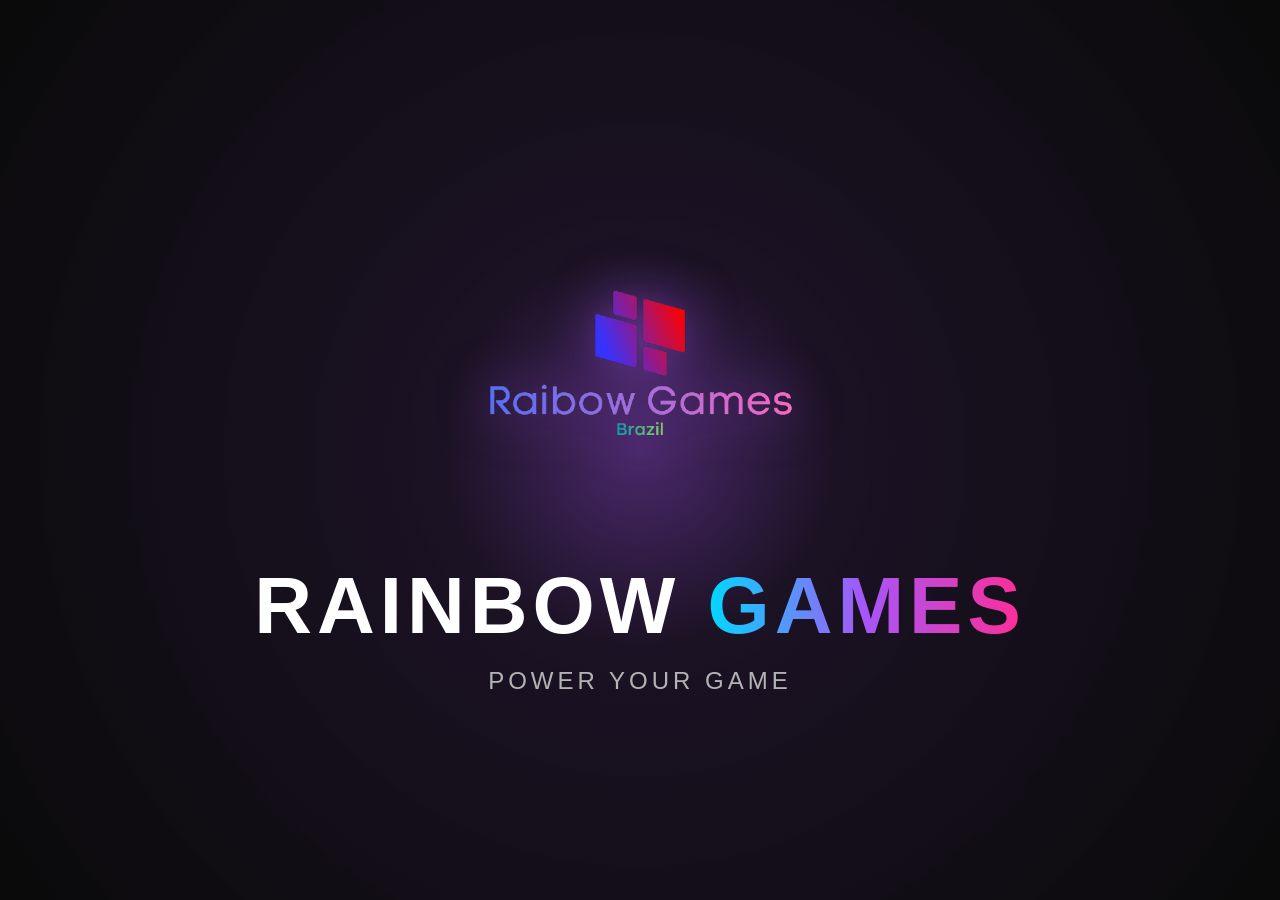
<file: index.html>
<!DOCTYPE html>
<html lang="en">
<head>
    <meta charset="UTF-8">
    <meta name="viewport" content="width=device-width, initial-scale=1.0">
    <link rel="stylesheet" href="./src/css/estilo.css">
    <title>Rainbow Games | Início</title>

    <link rel="icon" type="image/png" href="./src/assets/Icone.png">
</head>
<body>
    
    <section id="inicio">
    <div class="hero-content">
        <img src="./src/assets/LogoCompleta.png" alt="Rainbow Games" id="hero-logo">
        <h1>RAINBOW <span>GAMES</span></h1>
        <p>Power Your Game</p>
        <div class="hero-luz"></div>
    </div>
    </section>
    <div id="content" class="hidden">

    <header>
        <img src="./src/assets/RainbowGamesBrazilLogo.png" alt="Logo Rainbow Games" id="logo">

        <!-- MENU HAMBURGUER -->
        <div class="menu-hamburguer" id="menu-icone">
            <span></span>
            <span></span>
            <span></span>
        </div>

        <nav id="menu">
            <ul>
                <li><a href="./index.html">Home</a></li>
                <li><a href="./pages/sobre.html">Sobre</a></li>
                <li><a href="./pages/portifolio.html">Portifólio</a></li>
                <li><a href="./pages/contato.html">Contato</a></li>
            </ul>
        </nav>
    </header>

    <h2 id="texto"> Produtos em <span>Destaque</span></h2>
    
    <main>
    <div id="container">
     
                <section class="card">

                    <div class="produto-card">
                        <img src="./src/assets/produtoForzaHorizon6.jpg" alt="Forza Horizon 6">
                        <article class="card-content">
                            <h3>Forza Horizon 6</h3>  
                            <p class="preco-antigo">De:<span>R$ 499,90</span></p>
                            <p class="preco"><span>Por:</span>R$ 379,90</p>
                            <button class="btn-comprar">Comprar</button>
                        </article>
                    </div>

                    <div class="produto-card">
                        <img src="./src/assets/produtoHeadSet.jpg" alt="Headset Gamer">
                        <article class="card-content">
                            <h3>Headset Surround Rainbow X</h3>
                            <p class="preco-antigo">De:<span>R$ 699,90</span></p>
                            <p class="preco"><span>Por:</span>R$ 549,90</p>
                            <button class="btn-comprar">
                                Comprar
                            </button>
                        </article>
                    </div>

                    <div class="produto-card">
                        <img src="./src/assets/produtoMouseGamerRgb.jpg" alt="Mouse Gamer">
                        <article class="card-content">
                            <h3>Mouse Gamer Ultra Speed RGB</h3>
                            <p class="preco-antigo">De:<span>R$ 299,90</span></p>
                            <p class="preco"><span>Por:</span>R$ 219,90</p>
                            <button class="btn-comprar">Comprar</button>
                        </article>
                    </div>

                    <div class="produto-card">
                        <img src="./src/assets/produtoRaibowSixJogo.jpg" alt="Raibow Six">

                        <article class="card-content">
                            <h3>Tom Clancy's Rainbow Six</h3>  
                            <p class="preco-antigo">De:<span>R$ 184,90</span></p>
                            <p class="preco"><span>Por:</span>R$ 119,90</p>
                            <button class="btn-comprar">Comprar</button>
                        </article>
                    </div>

                </section>

                <section class="servicos-section">

                <h2 class="titulo-secao">Serviços Recomendados</h2>

                <p class="subtitulo-secao">
                    Serviços especializados para melhorar
                    performance e experiência gamer.
                </p>

                <div class="servicos-grid">
                    <div class="servico-card">
                        <h3>Montagem de Setup</h3>
                        <p>
                            Montamos setups completos personalizados
                            para qualquer estilo gamer.
                        </p>
                        <span class="servico-preco">
                            A partir de R$ 250
                        </span>
                    </div>

                    <div class="servico-card">
                        <h3>Upgrade de Hardware</h3>
                        <p>
                            Upgrade profissional para aumentar
                            desempenho e FPS. 
                        </p>
                        <br>
                        <span class="servico-preco">
                            A partir de R$ 180
                        </span>
                    </div>

                    <div class="servico-card">
                        <h3>Consultoria Gamer</h3>
                        <p>
                            Auxílio para escolha dos melhores
                            periféricos e componentes.
                        </p>
                        <span class="servico-preco">
                            Consultar Atendente
                        </span>
                    </div>

                </div>

            </section>
        
        </main>

        <footer>

        <div class="footer-container">

            <div class="footer-brand">

                <img 
                src="./src/assets/LogoCompleta.png" 
                alt="Rainbow Games Logo"
                id="footer-logo">

                <h3>Rainbow Games</h3>

                <p>
                    Power Your Game.
                </p>

            </div>

            <div class="footer-links">
                <h4>Navegação</h4>
                <ul>
                    <li><a href="./index.html">Home</a></li>
                    <li><a href="./pages/sobre.html">Sobre</a></li>
                    <li><a href="./pages/portifolio.html">Portfólio</a></li>
                    <li><a href="./pages/contato.html">Contato</a></li>
                </ul>
            </div>

            <div class="footer-contato">
                <h4>Contato</h4>
                <p>
                    <i class="fa-solid fa-envelope"></i>
                    contato@rainbowgames.com
                </p>
                <p>
                    <i class="fa-solid fa-phone"></i>
                    +55 (11) 99999-9999
                </p>
                <p>
                    <i class="fa-solid fa-location-dot"></i>
                    São Paulo - Brasil
                </p>
            </div>

            <div  class="footer-contato">
                <h4>Redes Sociais</h4>
                <p>Instagram: @rgbstore</p>
                <p>Twitter: @rgbNet</p>
                <p>Discord: Power Your Game Comunity</p>
                <p>Youtube: Rainbow Games Brazil</p>
            </div>
        </div>

        <div class="footer-bottom">
            <p>
                © 2026 Rainbow Games — Todos os direitos reservados.
            </p>
        </div>

    </footer>

    
    <script src="./src/js/script.js"></script>
</body>
</html>
</file>
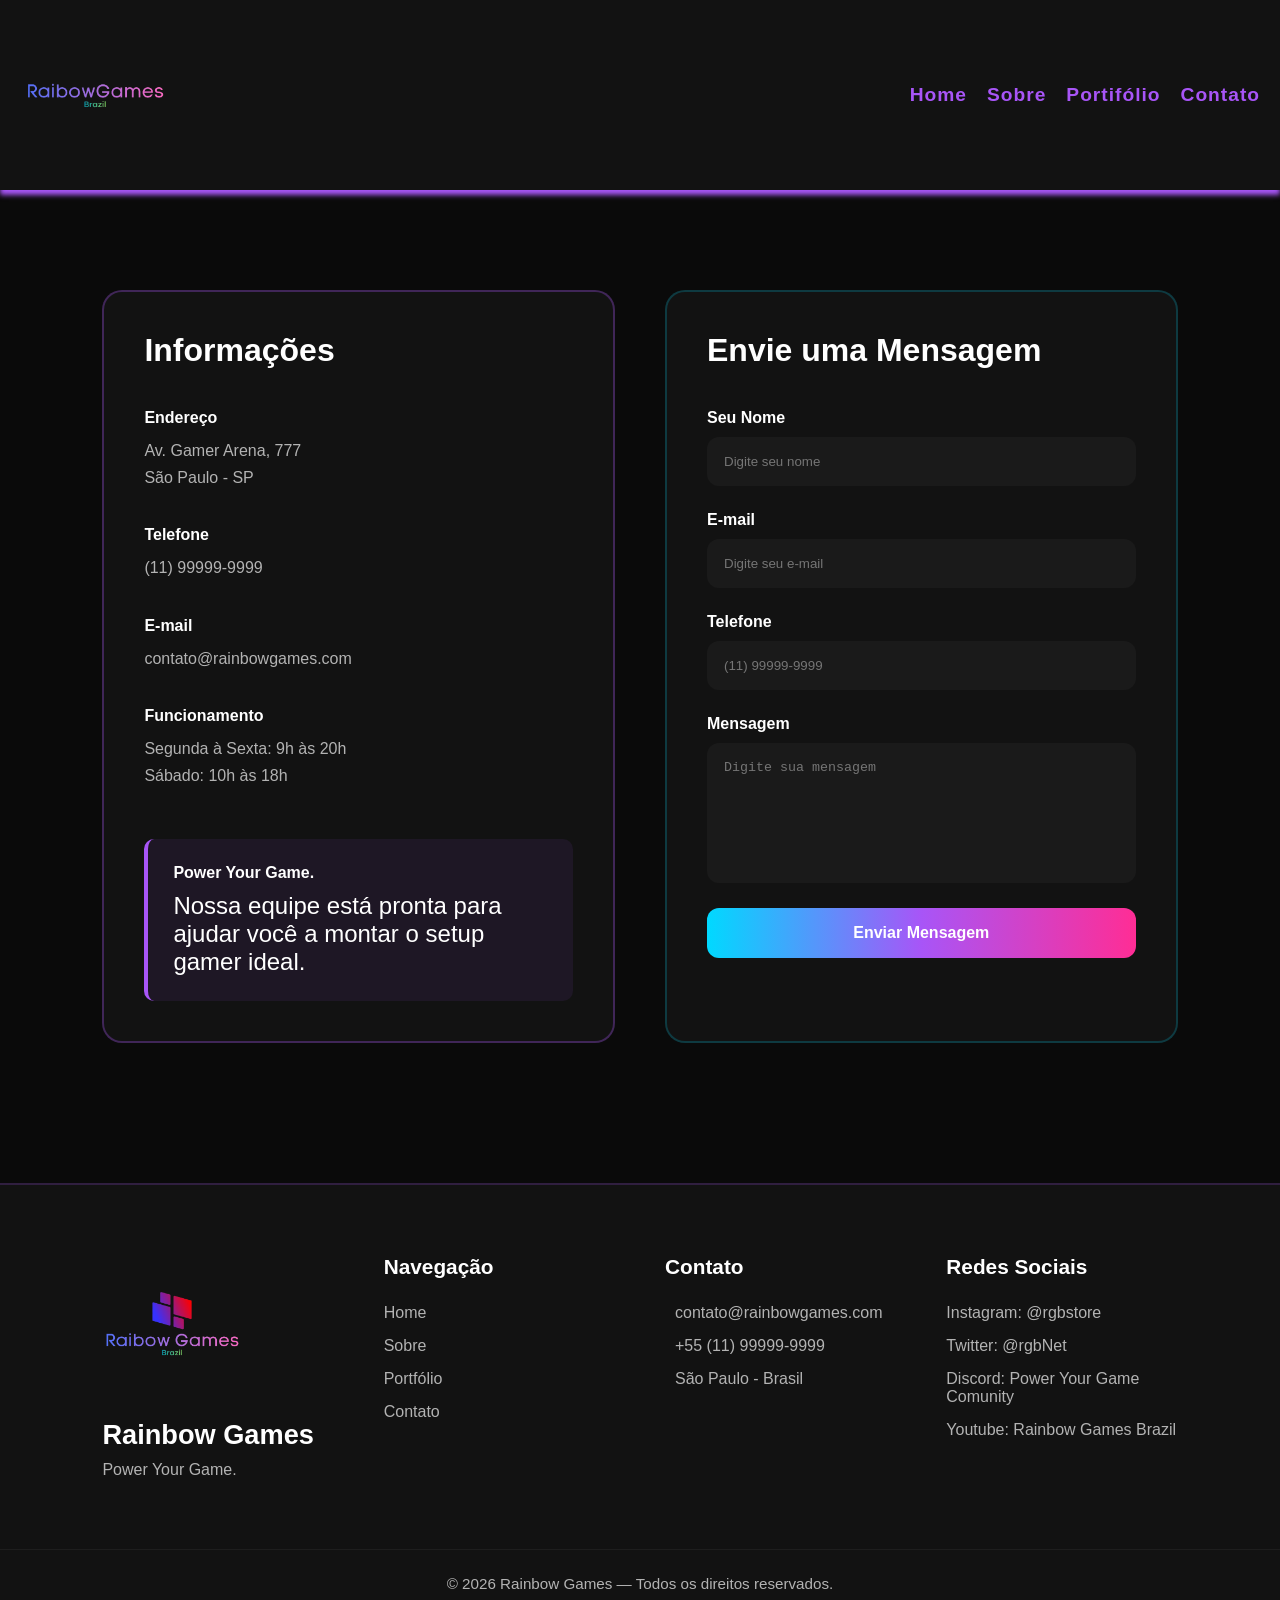
<file: pages/contato.html>
<!DOCTYPE html>
<html lang="en">
<head>
    <meta charset="UTF-8">
    <meta name="viewport" content="width=device-width, initial-scale=1.0">
    <link rel="stylesheet" href="../src/css/estilo.css">
    <title>Rainbow Games | Contato</title>

    <link rel="icon" type="image/png" href="../src/assets/Icone.png">
</head>
<body>

    <header>
        <img src="../src/assets/RainbowGamesBrazilLogo.png" alt="Logo Rainbow Games" id="logo">

        <!-- MENU HAMBURGUER -->
        <div class="menu-hamburguer" id="menu-icone">
            <span></span>
            <span></span>
            <span></span>
        </div>

        <nav id="menu">
            <ul>
                <li><a href="../index.html">Home</a></li>
                <li><a href="./sobre.html">Sobre</a></li>
                <li><a href="./portifolio.html">Portifólio</a></li>
                <li><a href="./contato.html">Contato</a></li>
            </ul>
        </nav>
    </header>

    <main>

        <div id="container">

            <div class="contato-grid">


                <div class="contato-info">

                    <h3>Informações</h3>

                    <div class="info-item">

                        <div>
                            <h4>Endereço</h4>
                            <p>
                                Av. Gamer Arena, 777<br>
                                São Paulo - SP
                            </p>
                        </div>

                    </div>

                    <div class="info-item">

                        <div>
                            <h4>Telefone</h4>
                            <p>
                                (11) 99999-9999
                            </p>
                        </div>

                    </div>

                    <div class="info-item">

                        <div>
                            <h4>E-mail</h4>
                            <p>
                                contato@rainbowgames.com
                            </p>
                        </div>

                    </div>

                    <div class="info-item">

                        <div>
                            <h4>Funcionamento</h4>
                            <p>
                                Segunda à Sexta: 9h às 20h<br>
                                Sábado: 10h às 18h
                            </p>
                        </div>

                    </div>

                    <div class="contato-extra">

                        <h4>Power Your Game.</h4>

                        <p>
                            Nossa equipe está pronta para ajudar você
                            a montar o setup gamer ideal.
                        </p>

                    </div>

                </div>


                <div class="contato-form-container">

                    <h3>Envie uma Mensagem</h3>

                    <form id="form-contato" onsubmit="enviarFormulario(event)">

                        <div class="form-group">

                            <label for="nome">Seu Nome</label>

                            <input 
                            type="text"
                            id="nome"
                            placeholder="Digite seu nome"
                            required>

                        </div>

                        <div class="form-group">

                            <label for="email">E-mail</label>

                            <input 
                            type="email"
                            id="email"
                            placeholder="Digite seu e-mail"
                            required>

                        </div>

                        <div class="form-group">

                            <label for="telefone">Telefone</label>

                            <input 
                            type="tel"
                            id="telefone"
                            placeholder="(11) 99999-9999">

                        </div>

                        <div class="form-group">

                            <label for="mensagem">Mensagem</label>

                            <textarea 
                            id="mensagem"
                            placeholder="Digite sua mensagem"
                            required></textarea>

                        </div>

                        <button type="submit" class="btn-enviar">
                            Enviar Mensagem
                        </button>

                    </form>

                    <div class="mensagem-sucesso" id="mensagem-sucesso">
                        ✓ Mensagem enviada com sucesso!
                    </div>

                </div>

            </div>

        </div>

    </main>
    
    <footer>

        <div class="footer-container">

            <div class="footer-brand">

                <img 
                src="../src/assets/LogoCompleta.png"  
                alt="Rainbow Games Logo"
                id="footer-logo">

                <h3>Rainbow Games</h3>

                <p>
                    Power Your Game.
                </p>

            </div>

            <!-- LINKS -->

            <div class="footer-links">

                <h4>Navegação</h4>

                <ul>
                    <li><a href="../index.html">Home</a></li>
                    <li><a href="./sobre.html">Sobre</a></li>
                    <li><a href="./portifolio.html">Portfólio</a></li>
                    <li><a href="./contato.html">Contato</a></li>
                </ul>

            </div>

            <div class="footer-contato">

                <h4>Contato</h4>

                <p>
                    <i class="fa-solid fa-envelope"></i>
                    contato@rainbowgames.com
                </p>

                <p>
                    <i class="fa-solid fa-phone"></i>
                    +55 (11) 99999-9999
                </p>

                <p>
                    <i class="fa-solid fa-location-dot"></i>
                    São Paulo - Brasil
                </p>

            </div>

            <div  class="footer-contato">

                <h4>Redes Sociais</h4>
                <p>Instagram: @rgbstore</p>
                <p>Twitter: @rgbNet</p>
                <p>Discord: Power Your Game Comunity</p>
                <p>Youtube: Rainbow Games Brazil</p>

            </div>

        </div>

        <div class="footer-bottom">

            <p>
                © 2026 Rainbow Games — Todos os direitos reservados.
            </p>

        </div>

    </footer>

    <script src="../src/js/script.js"></script>
</body>
</html>
</file>
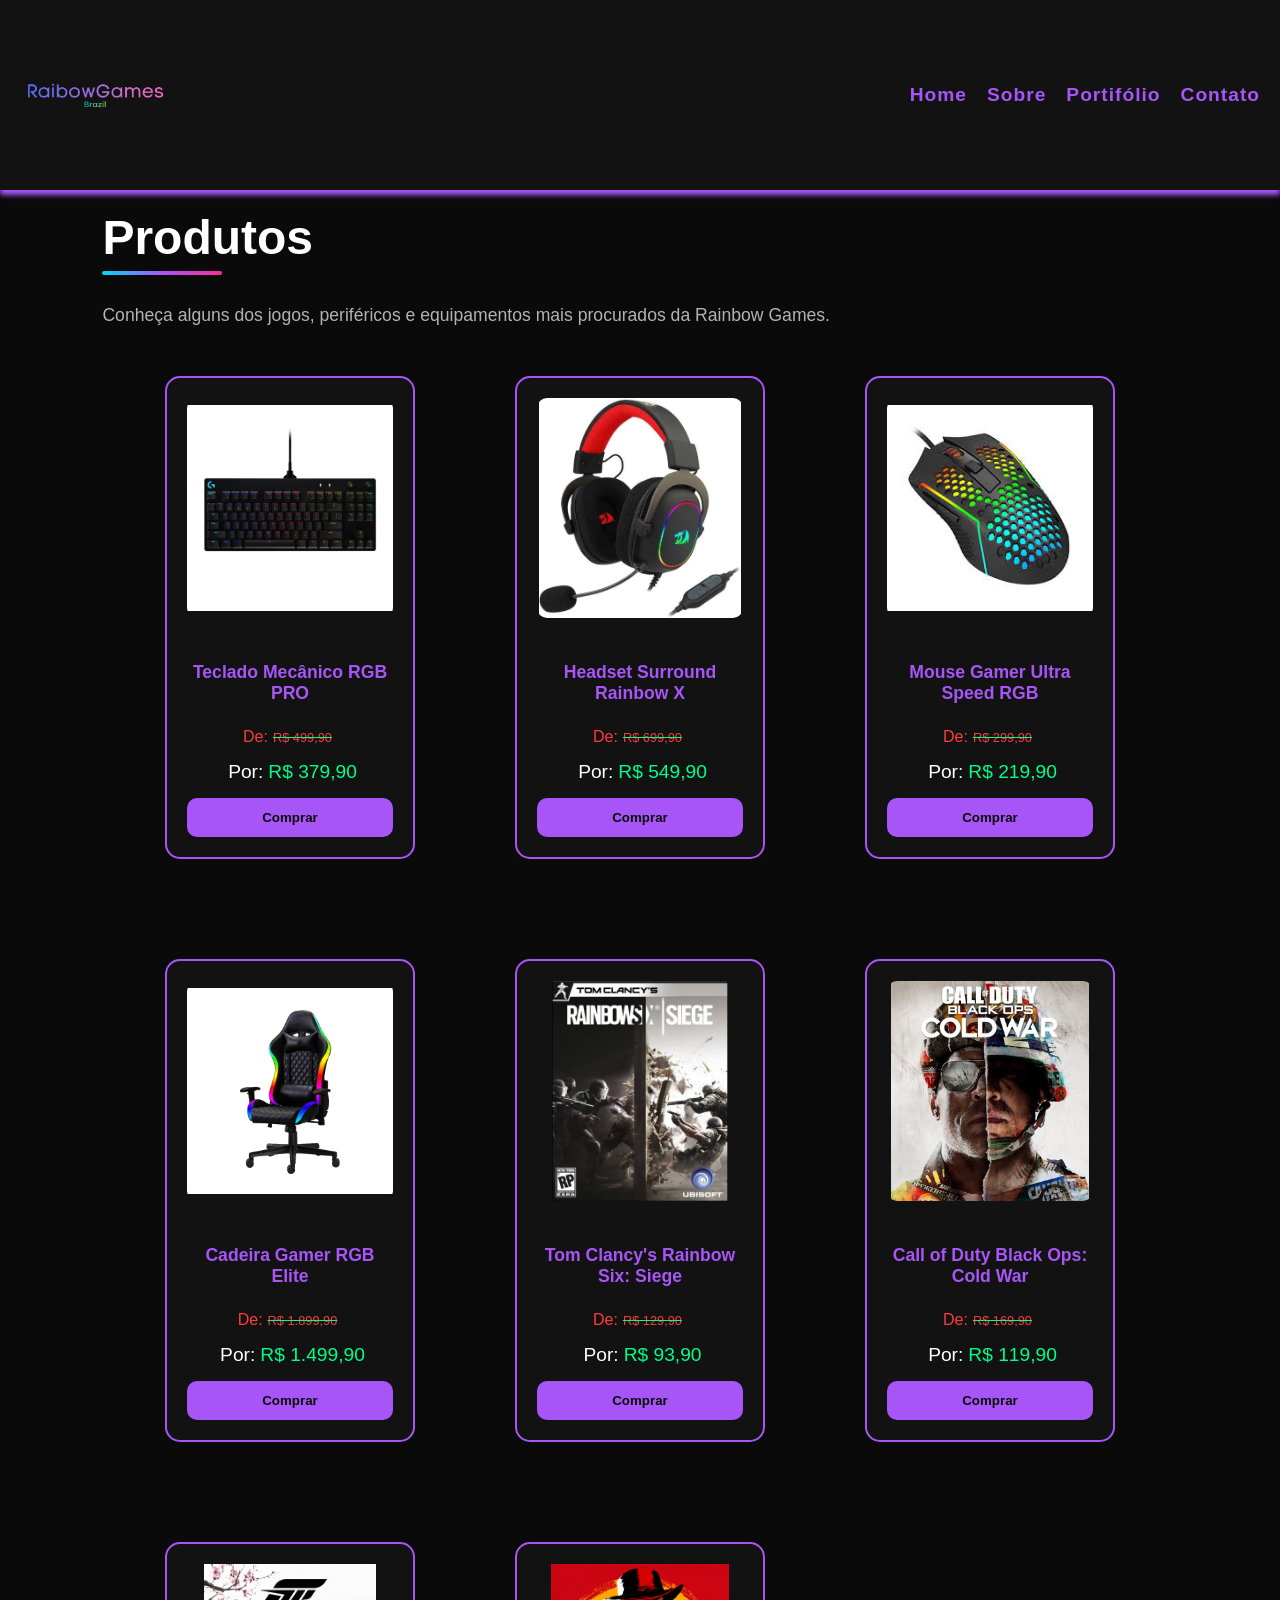
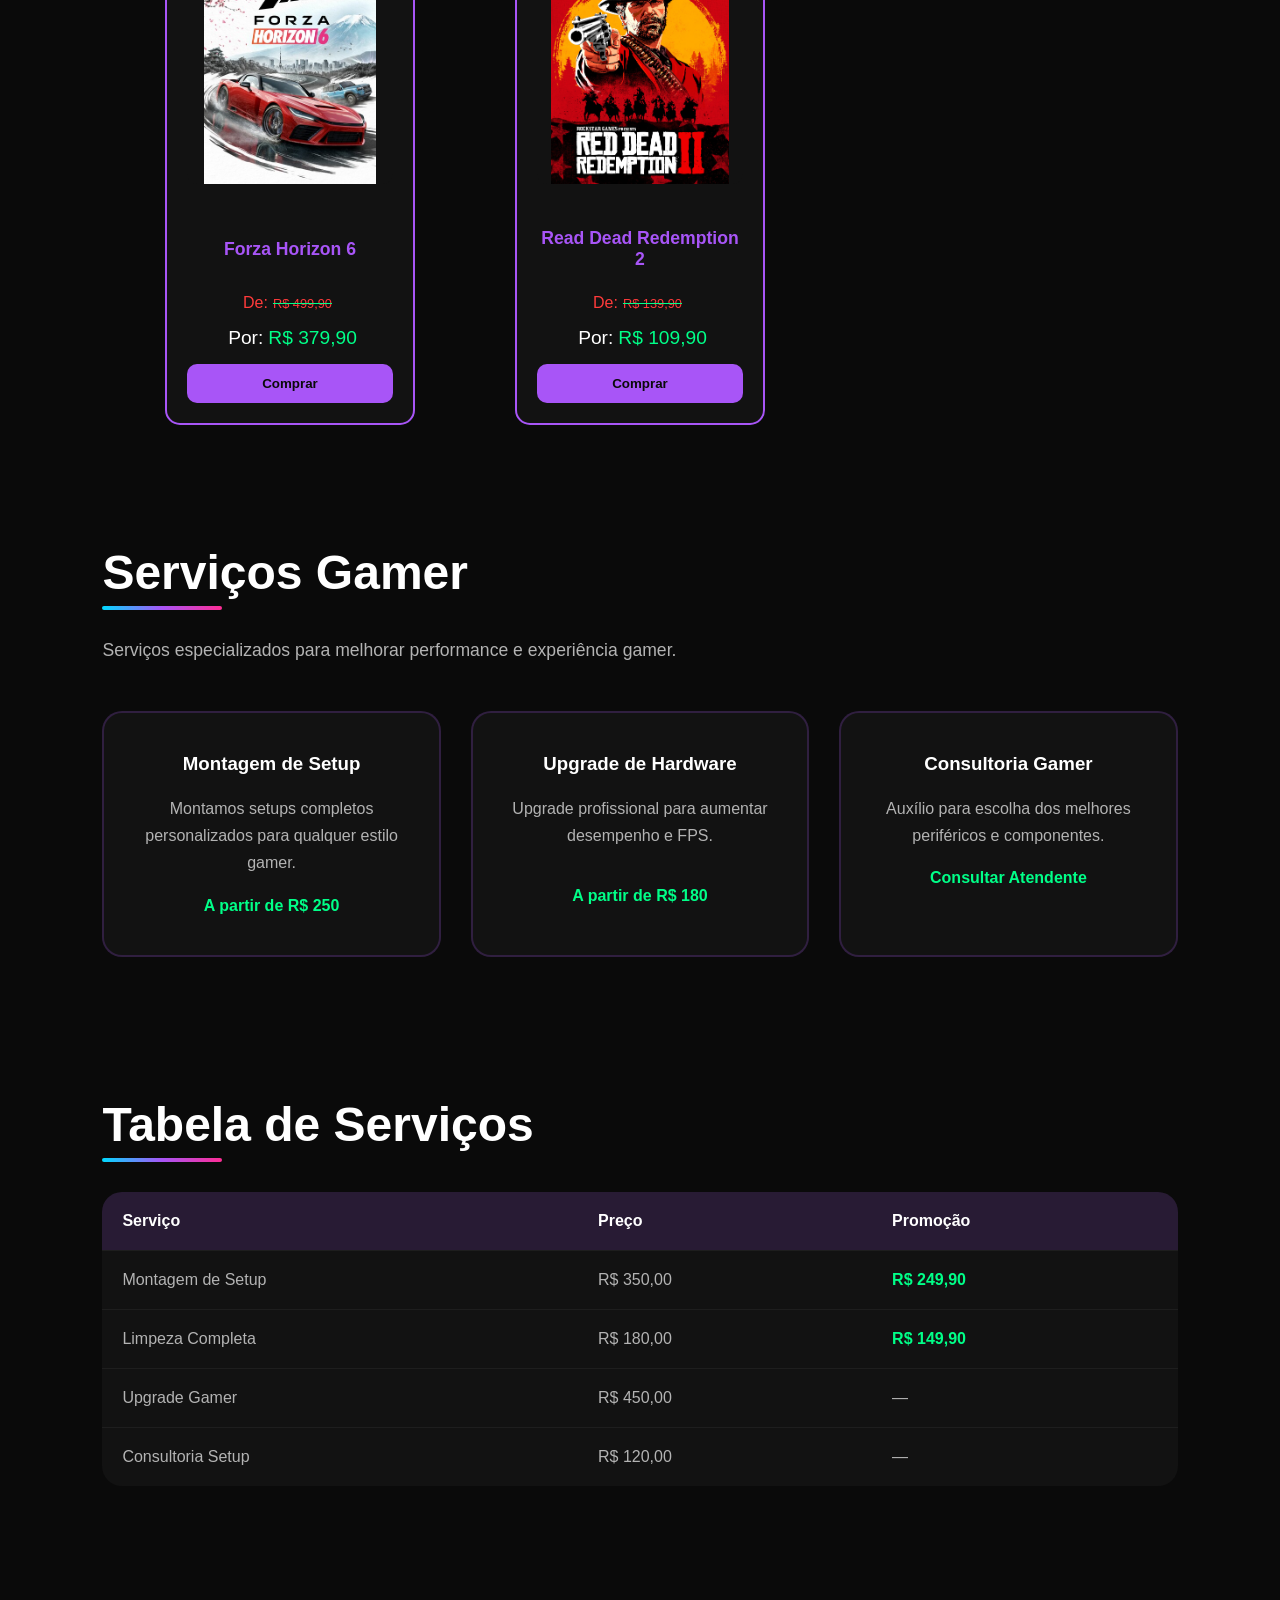
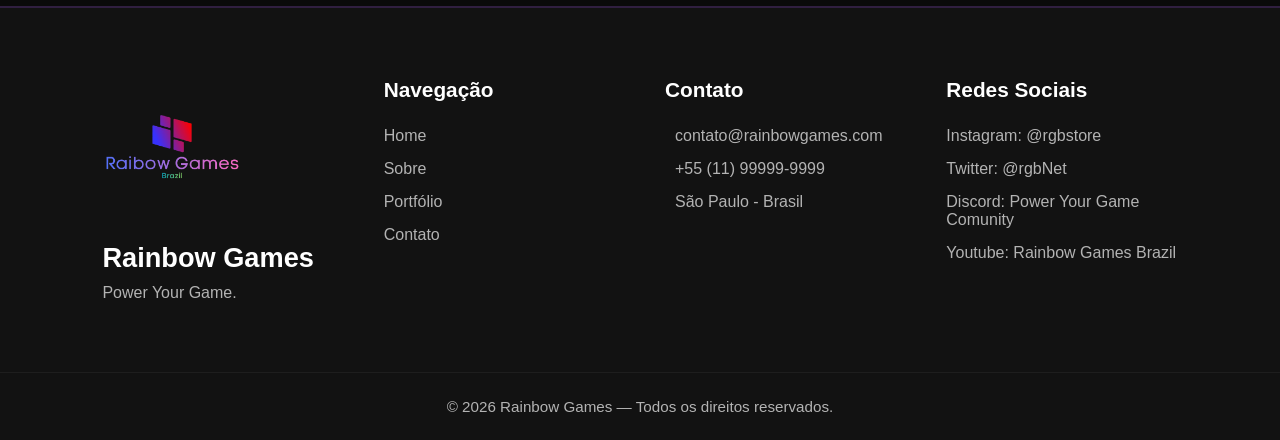
<file: pages/portifolio.html>
<!DOCTYPE html>
<html lang="en">
<head>
    <meta charset="UTF-8">
    <meta name="viewport" content="width=device-width, initial-scale=1.0">
    <link rel="stylesheet" href="../src/css/estilo.css">
    <title>Rainbow Games | Portifólio</title>

    <link rel="icon" type="image/png" href="../src/assets/Icone.png">
</head>
<body>

    <header>
        <img src="../src/assets/RainbowGamesBrazilLogo.png" alt="Logo Rainbow Games" id="logo">

        <!-- MENU HAMBURGUER -->
        <div class="menu-hamburguer" id="menu-icone">
            <span></span>
            <span></span>
            <span></span>
        </div>

        <nav id="menu">
            <ul>
                <li><a href="../index.html">Home</a></li>
                <li><a href="./sobre.html">Sobre</a></li>
                <li><a href="./portifolio.html">Portifólio</a></li>
                <li><a href="./contato.html">Contato</a></li>
            </ul>
        </nav>
    </header>

    <main>

        <div id="container">

            <section>

                <h2 class="titulo-secao">Produtos</h2>

                <p class="subtitulo-secao">
                    Conheça alguns dos jogos, periféricos e equipamentos
                    mais procurados da Rainbow Games.
                </p>

                <section class="card">

                    <div class="produto-card">

                        <img src="../src/assets/produtoTecladoRGBPro.jpg" alt="Teclado Gamer">

                        <article class="card-content">
                            <h3>Teclado Mecânico RGB PRO</h3>
                            <p class="preco-antigo">De:<span>R$ 499,90</span></p>
                            <p class="preco"><span>Por:</span>R$ 379,90</p>
                            <button class="btn-comprar">Comprar</button>
                        </article>
                    </div>

                    <div class="produto-card">
                        <img src="../src/assets/produtoHeadSet.jpg" alt="Headset Gamer">
                        <article class="card-content">
                            <h3>Headset Surround Rainbow X</h3>
                            <p class="preco-antigo">De:<span>R$ 699,90</span></p>
                            <p class="preco"><span>Por:</span>R$ 549,90</p>
                            <button class="btn-comprar">Comprar</button>
                        </article>
                    </div>

                    <div class="produto-card">
                        <img src="../src/assets/produtoMouseGamerRgb.jpg" alt="Mouse Gamer">
                        <article class="card-content">
                            <h3>Mouse Gamer Ultra Speed RGB</h3>
                            <p class="preco-antigo">De:<span>R$ 299,90</span></p>
                            <p class="preco"><span>Por:</span>R$ 219,90</p>
                            <button class="btn-comprar">Comprar</button>
                        </article>
                    </div>

                    <div class="produto-card">
                        <img src="../src/assets/produtoCadeiraGamerRGB.jpg" alt="Cadeira Gamer">
                        <article class="card-content">
                            <h3>Cadeira Gamer RGB Elite</h3>
                            <p class="preco-antigo">
                                De:<span>R$ 1.899,90</span></p>
                            <p class="preco"><span>Por:</span>R$ 1.499,90</p>
                            <button class="btn-comprar">Comprar</button>
                        </article>
                    </div>

                    <div class="produto-card">
                        <img src="../src/assets/produtoRaibowSixJogo.jpg" alt="Raibow Six">
                        <article class="card-content">
                            <h3>Tom Clancy's Rainbow Six: Siege</h3>  
                            <p class="preco-antigo">De:<span>R$ 129,90</span></p>
                            <p class="preco"><span>Por:</span>R$ 93,90</p>
                            <button class="btn-comprar">Comprar</button>
                        </article>
                    </div>

                    <div class="produto-card">
                        <img src="../src/assets/produtoCodColdWar.jpeg" alt="Call Of Duty Black Ops: Cold War">
                        <article class="card-content">
                            <h3>Call of Duty Black Ops: Cold War</h3>  
                            <p class="preco-antigo">De:<span>R$ 169,90</span></p>
                            <p class="preco"><span>Por:</span>R$ 119,90</p>
                            <button class="btn-comprar">Comprar</button>
                        </article>
                    </div>

                    <div class="produto-card">
                        <img src="../src/assets/produtoForzaHorizon6.jpg" alt="Forza Horizon 6">
                        <article class="card-content">
                            <h3>Forza Horizon 6</h3>  
                            <p class="preco-antigo">De:<span>R$ 499,90</span></p>
                            <p class="preco"><span>Por:</span>R$ 379,90</p>
                            <button class="btn-comprar">Comprar</button>
                        </article>
                    </div>

                    <div class="produto-card">
                        <img src="../src/assets/produtoRedDead2.png" alt="Red Dead Redemption">

                        <article class="card-content">
                            <h3>Read Dead Redemption 2</h3>  
                            <p class="preco-antigo">De:<span>R$ 139,90</span></p>
                            <p class="preco"><span>Por:</span>R$ 109,90</p>
                            <button class="btn-comprar">Comprar</button>
                        </article>
                    </div>


                </section>

            </section>

            <section class="servicos-section">

                <h2 class="titulo-secao">Serviços Gamer</h2>

                <p class="subtitulo-secao">
                    Serviços especializados para melhorar
                    performance e experiência gamer.
                </p>

                <div class="servicos-grid">

                    <div class="servico-card">


                        <h3>Montagem de Setup</h3>

                        <p>
                            Montamos setups completos personalizados
                            para qualquer estilo gamer.
                        </p>

                        <span class="servico-preco">
                            A partir de R$ 250
                        </span>

                    </div>

                    <div class="servico-card">

                        <h3>Upgrade de Hardware</h3>

                        <p>
                            Upgrade profissional para aumentar
                            desempenho e FPS.
                        </p>
                        <br>
                        <span class="servico-preco">
                            A partir de R$ 180
                        </span>

                    </div>

                    <div class="servico-card">

                        <h3>Consultoria Gamer</h3>

                        <p>
                            Auxílio para escolha dos melhores
                            periféricos e componentes.
                        </p>

                        <span class="servico-preco">
                            Consultar Atendente
                        </span>

                    </div>

                </div>

            </section>

            <section class="tabela-precos">

                <h2 class="titulo-secao">
                    Tabela de <span>Serviços</span>
                </h2>

                <table>

                    <thead>

                        <tr>
                            <th>Serviço</th>
                            <th>Preço</th>
                            <th>Promoção</th>
                        </tr>

                    </thead>

                    <tbody>

                        <tr>
                            <td>Montagem de Setup</td>
                            <td>R$ 350,00</td>
                            <td class="promo">R$ 249,90</td>
                        </tr>

                        <tr>
                            <td>Limpeza Completa</td>
                            <td>R$ 180,00</td>
                            <td class="promo">R$ 149,90</td>
                        </tr>

                        <tr>
                            <td>Upgrade Gamer</td>
                            <td>R$ 450,00</td>
                            <td>—</td>
                        </tr>

                        <tr>
                            <td>Consultoria Setup</td>
                            <td>R$ 120,00</td>
                            <td>—</td>
                        </tr>

                    </tbody>

                </table>

            </section>

        </div>

    </main>

    <footer>

        <div class="footer-container">

            <div class="footer-brand">

                <img 
                src="../src/assets/LogoCompleta.png" 
                alt="Rainbow Games Logo"
                id="footer-logo">

                <h3>Rainbow Games</h3>

                <p>
                    Power Your Game.
                </p>

            </div>

            <!-- LINKS -->

            <div class="footer-links">

                <h4>Navegação</h4>

                <ul>
                    <li><a href="../index.html">Home</a></li>
                    <li><a href="./sobre.html">Sobre</a></li>
                    <li><a href="./portifolio.html">Portfólio</a></li>
                    <li><a href="./contato.html">Contato</a></li>
                </ul>

            </div>

            <div class="footer-contato">

                <h4>Contato</h4>

                <p>
                    <i class="fa-solid fa-envelope"></i>
                    contato@rainbowgames.com
                </p>

                <p>
                    <i class="fa-solid fa-phone"></i>
                    +55 (11) 99999-9999
                </p>

                <p>
                    <i class="fa-solid fa-location-dot"></i>
                    São Paulo - Brasil
                </p>

            </div>

            <div  class="footer-contato">

                <h4>Redes Sociais</h4>
                <p>Instagram: @rgbstore</p>
                <p>Twitter: @rgbNet</p>
                <p>Discord: Power Your Game Comunity</p>
                <p>Youtube: Rainbow Games Brazil</p>

            </div>

        </div>

        <div class="footer-bottom">

            <p>
                © 2026 Rainbow Games — Todos os direitos reservados.
            </p>

        </div>

    </footer>
    
    <script src="../src/js/script.js"></script>
</body>
</html>
</file>
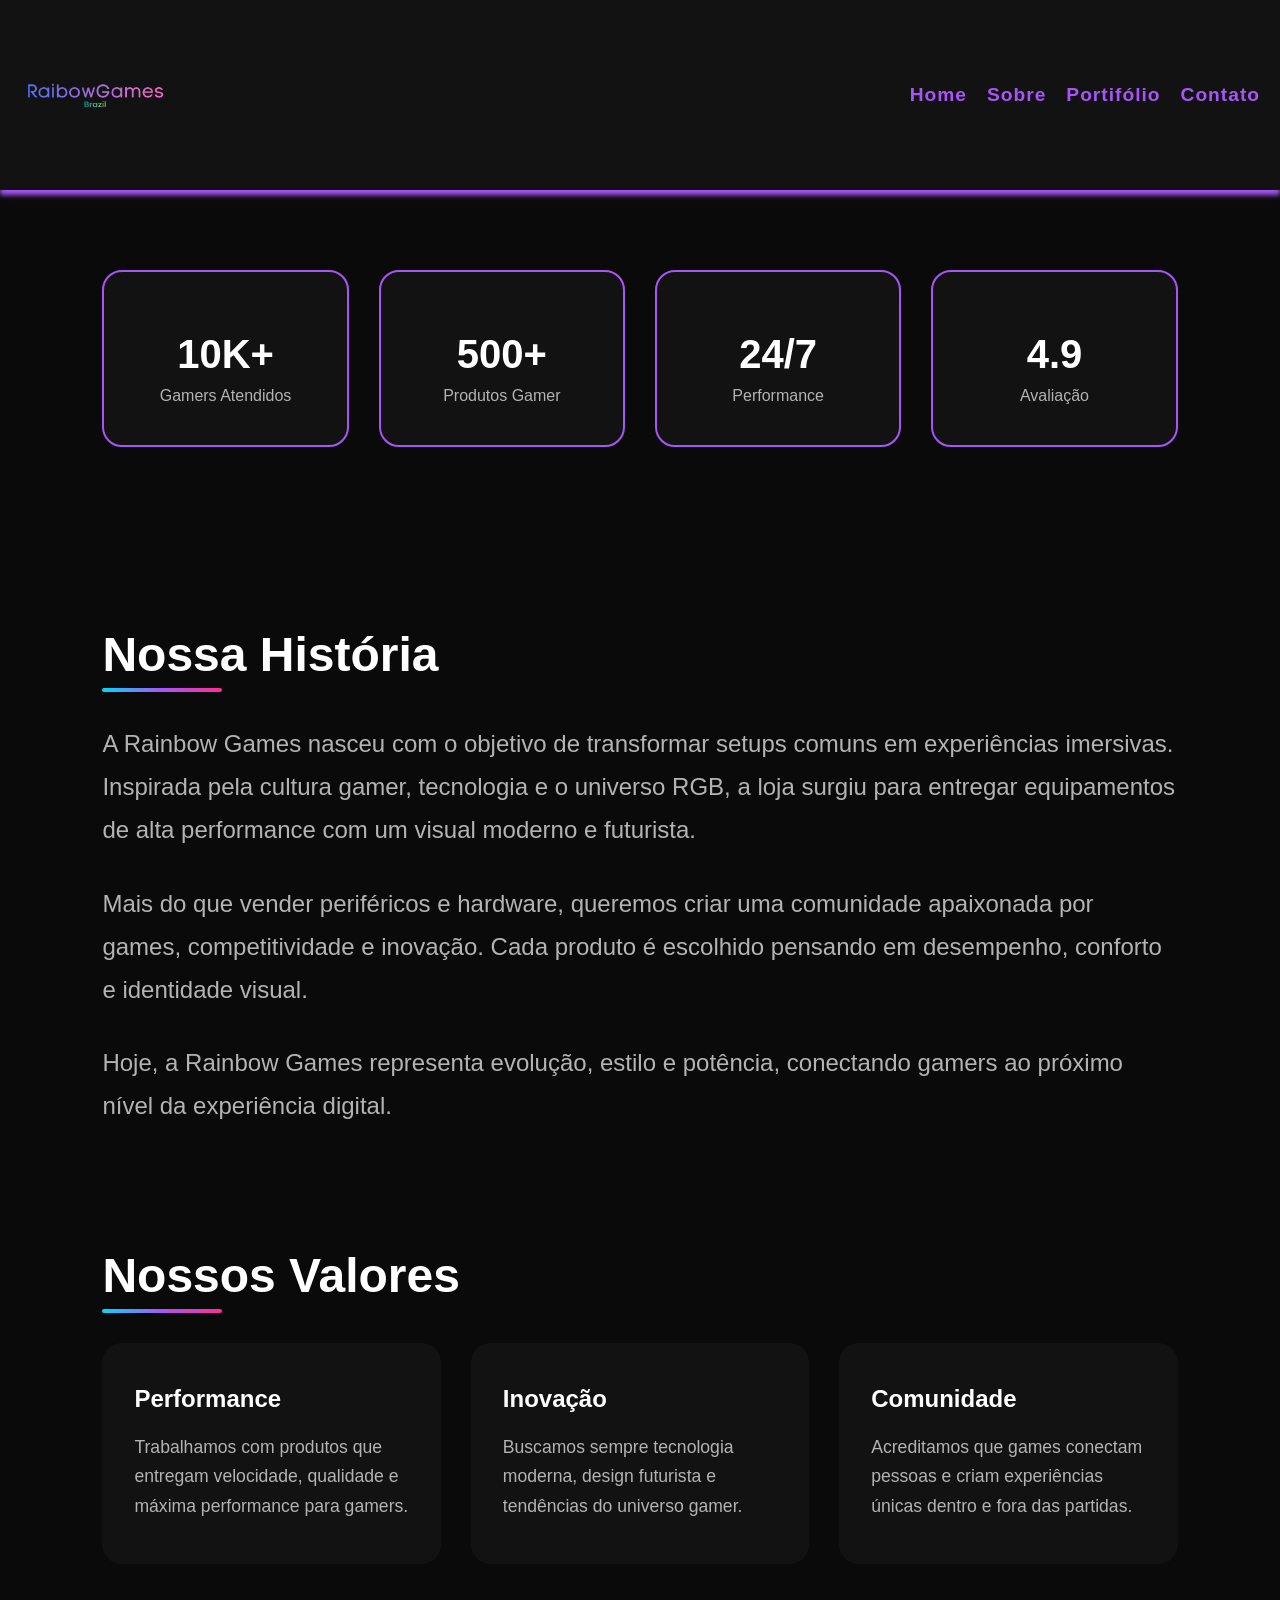
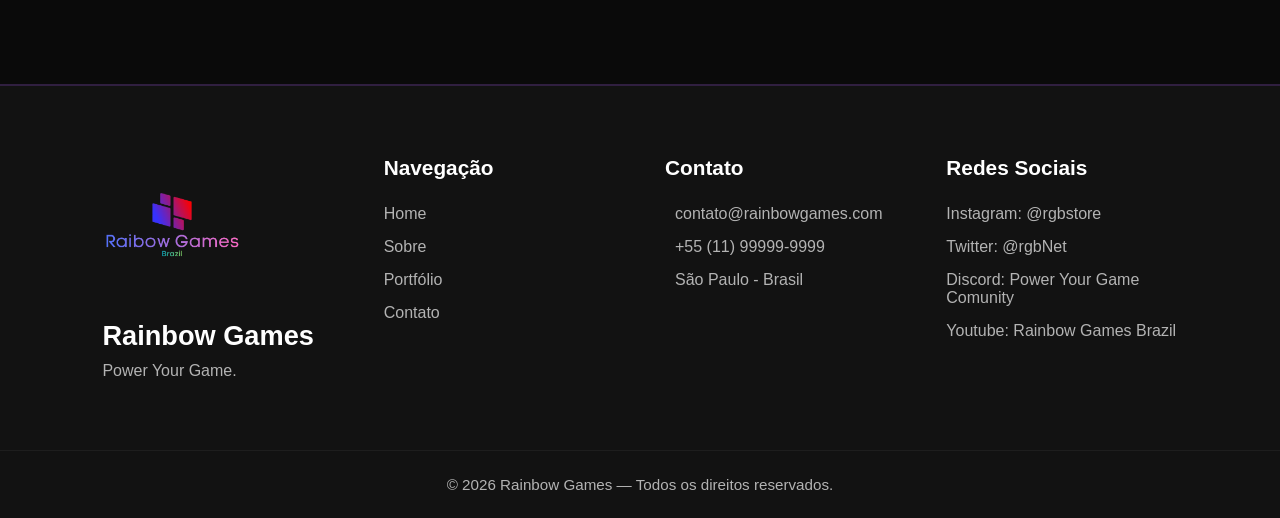
<file: pages/sobre.html>
<!DOCTYPE html>
<html lang="en">
<head>
    <meta charset="UTF-8">
    <meta name="viewport" content="width=device-width, initial-scale=1.0">
    <link rel="stylesheet" href="../src/css/estilo.css">
    <title>Rainbow Games| Sobre</title>

    <link rel="icon" type="image/png" href="../src/assets/Icone.png">
</head>
<body>

    <header>
        <img src="../src/assets/RainbowGamesBrazilLogo.png" alt="Logo Rainbow Games" id="logo">

        <!-- MENU HAMBURGUER -->
        <div class="menu-hamburguer" id="menu-icone">
            <span></span>
            <span></span>
            <span></span>
        </div>

        <nav id="menu">
            <ul>
                <li><a href="../index.html">Home</a></li>
                <li><a href="./sobre.html">Sobre</a></li>
                <li><a href="./portifolio.html">Portifólio</a></li>
                <li><a href="./contato.html">Contato</a></li>
            </ul>
        </nav>
    </header>

    
    <main>

    <!-- ESTATÍSTICAS -->
    <section class="stats-section">

        <div class="stats-grid">

            <div class="stat-card">
                <i class="fa-solid fa-gamepad"></i>
                <span class="stat-numero">10K+</span>
                <span class="stat-label">Gamers Atendidos</span>
            </div>

            <div class="stat-card">
                <i class="fa-solid fa-computer"></i>
                <span class="stat-numero">500+</span>
                <span class="stat-label">Produtos Gamer</span>
            </div>

            <div class="stat-card">
                <i class="fa-solid fa-bolt"></i>
                <span class="stat-numero">24/7</span>
                <span class="stat-label">Performance</span>
            </div>

            <div class="stat-card">
                <i class="fa-solid fa-star"></i>
                <span class="stat-numero">4.9</span>
                <span class="stat-label">Avaliação</span>
            </div>

        </div>

    </section>

    <!-- CONTAINER -->
    <div id="container">

        <!-- HISTÓRIA -->
        <section class="sobre-section">

            <h2 class="titulo-secao">Nossa História</h2>

            <div class="sobre-texto">

                <p>
                    A Rainbow Games nasceu com o objetivo de transformar setups
                    comuns em experiências imersivas. Inspirada pela cultura gamer,
                    tecnologia e o universo RGB, a loja surgiu para entregar
                    equipamentos de alta performance com um visual moderno e futurista.
                </p>

                <p>
                    Mais do que vender periféricos e hardware, queremos criar uma
                    comunidade apaixonada por games, competitividade e inovação.
                    Cada produto é escolhido pensando em desempenho, conforto
                    e identidade visual.
                </p>

                <p>
                    Hoje, a Rainbow Games representa evolução, estilo e potência,
                    conectando gamers ao próximo nível da experiência digital.
                </p>

            </div>

        </section>

        <!-- VALORES -->
        <section class="valores-section">

            <h2 class="titulo-secao">Nossos Valores</h2>

            <div class="valores-grid">

                <div class="valor-card">

                    <i class="fa-solid fa-bolt"></i>

                    <h3>Performance</h3>

                    <p>
                        Trabalhamos com produtos que entregam velocidade,
                        qualidade e máxima performance para gamers.
                    </p>

                </div>

                <div class="valor-card">

                    <i class="fa-solid fa-wand-magic-sparkles"></i>

                    <h3>Inovação</h3>

                    <p>
                        Buscamos sempre tecnologia moderna, design futurista
                        e tendências do universo gamer.
                    </p>

                </div>

                <div class="valor-card">

                    <i class="fa-solid fa-headset"></i>

                    <h3>Comunidade</h3>

                    <p>
                        Acreditamos que games conectam pessoas e criam experiências
                        únicas dentro e fora das partidas.
                    </p>

                </div>

            </div>

        </section>

    </div>

    </main>

        <footer>

        <div class="footer-container">

            <div class="footer-brand">

                <img 
                src="../src/assets/LogoCompleta.png" 
                alt="Rainbow Games Logo"
                id="footer-logo">

                <h3>Rainbow Games</h3>

                <p>
                    Power Your Game.
                </p>

            </div>

            <!-- LINKS -->

            <div class="footer-links">

                <h4>Navegação</h4>

                <ul>
                    <li><a href="../index.html">Home</a></li>
                    <li><a href="./sobre.html">Sobre</a></li>
                    <li><a href="./portifolio.html">Portfólio</a></li>
                    <li><a href="./contato.html">Contato</a></li>
                </ul>

            </div>

            <div class="footer-contato">

                <h4>Contato</h4>

                <p>
                    <i class="fa-solid fa-envelope"></i>
                    contato@rainbowgames.com
                </p>

                <p>
                    <i class="fa-solid fa-phone"></i>
                    +55 (11) 99999-9999
                </p>

                <p>
                    <i class="fa-solid fa-location-dot"></i>
                    São Paulo - Brasil
                </p>

            </div>

            <div  class="footer-contato">

                <h4>Redes Sociais</h4>
                <p>Instagram: @rgbstore</p>
                <p>Twitter: @rgbNet</p>
                <p>Discord: Power Your Game Comunity</p>
                <p>Youtube: Rainbow Games Brazil</p>

            </div>

        </div>

        <div class="footer-bottom">

            <p>
                © 2026 Rainbow Games — Todos os direitos reservados.
            </p>

        </div>

    </footer>
    
    <script src="../src/js/script.js"></script>
</body>
</html>
</file>
<file: src/css/estilo.css>
:root{
    --background: #0A0A0A;
    --background2: #121212;
    --cardColor: #1A1A1A;
    --textoPrincipal: #FFFFFF;
    --textoSecundario: #B3B3B3;
    --azulNeon: #00D9FF;
    --roxoNeon: #A855F7;
    --rosaNeon: #FF2D95;
    --verdeNeon: #00FF88;
    --vermelhoNeon: #FF3B3B;
    --rgb: linear-gradient(90deg, #00D9FF, #A855F7, #FF2D95);
    --fontFamily: 'Poppins', sans-serif;
}
*{
    margin: 0;
    padding: 0;
    box-sizing:border-box;
}
body{
    background: var(--background);
    font-family: var(--fontFamily); 
    min-height: 100vh;
    display: flex;
    flex-direction: column;
}
main{
    flex: 1;
}
p{
    font-size:1.5rem;
    color:var(--textoPrincipal);
    
}

/*Menu Hamburguer*/

.menu-hamburguer{
    display:none;
    flex-direction:column;
    justify-content: space-around;
    width:30px;
    height:25px;
    cursor:pointer;
    z-index:1000;
}
.menu-hamburguer span{
    width:100%;
    height:3px;
    background:var(--azulNeon);
    border-radius:10px;
}


header{
    background:var(--background2);
    color:var(--roxoNeon);
    padding:20px;
    display:flex;
    justify-content:space-between;
    align-items:center;
    box-shadow: 0 5px 5px var(--roxoNeon);
    border-radius: 0px;
}
header #logo{
    width:150px;
    height:150px;
    border-radius:0px;
    background: transparent;
}
header nav ul{
    display:flex;
    gap:20px;
    list-style:none;
}
header nav ul li a{
    text-decoration:none;
    color:var(--roxoNeon);
    font-weight:800;
    font-family: var(--fontFamily);
    font-size: 1.2rem;
    font-weight: 800;
    letter-spacing: 1px;
}
header nav ul li a:hover{
    color:var(--rosaNeon);
}

.cor{
    width:30px;
    height:30px;
    border-radius:50%;
    background:var(--background2);
}
#texto{
    font-size:4rem;
    text-align:center;
    margin-top:80px;
    margin-bottom:80px;
    text-transform:uppercase;
    color: var(--textoPrincipal);
    font-weight:500;
    letter-spacing:3px;
    position:relative;
}
#texto span{
    background: var(--rgb);
    background-clip:text;
    -webkit-text-fill-color:transparent;
    filter: drop-shadow(0 0 10px rgba(168,85,247,0.5));
}

#texto::after{
    content:"";
    width:180px;
    height:5px;
    background: var(--rgb);
    position:absolute;
    left:50%;
    transform:translateX(-50%);
    bottom:-20px;
    border-radius:20px;
}

/* CONTAINER */
#container{
    padding: 20px 8%;
}

/* GRID DOS CARDS */
.card{
    display: grid;
    margin-bottom: 120px;
    grid-template-columns: repeat(auto-fit, minmax(250px, 250px));
    gap: 100px;
    justify-content: center;
}

/* CARD */
.produto-card{
    background: var(--background2); 
    border: 2px solid var(--roxoNeon);
    border-radius: 15px;
    padding: 20px;
    text-align: center;
    display: flex;
    flex-direction: column;
    justify-content: space-between;
    transition: 0.3s ease;
}

.produto-card:hover{
    transform: translateY(-10px);
    border-color: var(--rosaNeon);
    box-shadow: 0 10px 25px rgba(224, 24, 247, 0.851);
}

/* IMAGEM */
.produto-card img{
    width: 100%;
    height: 220px;
    object-fit: contain;
    background: var(--background2);
    border-radius: 10px;
}

/* CONTEÚDO */
.card-content{
    padding: 20px 0 0;
    color: var(--roxoNeon);
}

/* NOME DO PRODUTO */
.card-content h3{
    min-height: 90px;
    font-size: 1.1rem;

    display: flex;
    align-items: center;
    justify-content: center;
}

/* PREÇO */
.preco-antigo {
    font-size:1rem;
    color: var(--vermelhoNeon);
    margin-bottom: 8px;
    font-family:Montserrat, sans-serif;
}
.preco-antigo span{
    padding:5px;
    font-size:0.8rem;
    text-decoration:line-through;
    text-decoration-color: var(--verdeNeon);
}

.preco {
    font-size: 1.2rem;
    color: var(--verdeNeon);
    margin: 15px 0;
}
.preco span{
    padding:5px;
    font-size:1.2rem;
    color: var(--textoPrincipal);
}
/* BOTÃO */
.btn-comprar{
    background: var(--roxoNeon);
    color: var(--background);
    border: none;
    padding: 12px 20px;
    border-radius: 10px;
    cursor: pointer;
    width: 100%;
    font-weight: 700;
    transition: 0.3s ease;
}

.btn-comprar:hover{
    background: var(--vermelhoNeon);
    color: var(--background);
    transform: scale(1.05);
}
#imgfundo{
    position: fixed;
    bottom: -180px;
    right: 175px;
    width: 600px;
    opacity: 0.15;
    filter: blur(1px);
    z-index: -1;
    pointer-events:none;
}

/* CSS DO SOBRE */

/* STATOS */
.stats-section{
    padding: 80px 8%;
}

.stats-grid{
    display: grid;
    grid-template-columns: repeat(auto-fit, minmax(220px,1fr));
    gap: 30px;
}

.stat-card{
    background: var(--background2);
    border: 2px solid var(--roxoNeon);
    border-radius: 20px;
    padding: 40px 20px;
    display: flex;
    flex-direction: column;
    align-items: center;
    transition: 0.3s ease;
}

.stat-card:hover{
    transform: translateY(-10px);
    box-shadow: 0 0 25px rgba(168,85,247,0.5);
    border-color: var(--rosaNeon);
}

.stat-card i{
    font-size: 2.5rem;
    color: var(--azulNeon);
    margin-bottom: 20px;
}

.stat-numero{
    font-size: 2.5rem;
    font-weight: bold;
    color: var(--textoPrincipal);
}

.stat-label{
    color: var(--textoSecundario);
    margin-top: 10px;
}

/* SOBRE */

.sobre-section{
    margin-top: 80px;
}

.titulo-secao{
    font-size: 3rem;
    margin-bottom: 40px;
    color: var(--textoPrincipal);
    position: relative;
}

.titulo-secao::after{
    content: "";
    width: 120px;
    height: 4px;
    background: var(--rgb);
    position: absolute;
    left: 0;
    bottom: -10px;
    border-radius: 10px;
}

.sobre-texto{
    display: flex;
    flex-direction: column;
    gap: 30px;
}

.sobre-texto p{
    color: var(--textoSecundario);
    line-height: 1.8;
}

/* VALORES */

.valores-section{
    margin-top: 120px;
    margin-bottom: 100px;
}

.valores-grid{
    display: grid;
    grid-template-columns: repeat(auto-fit, minmax(280px,1fr));
    gap: 30px;
}

.valor-card{
    background: var(--background2);
    border: 2px solid transparent;
    border-radius: 20px;
    padding: 40px 30px;
    transition: 0.3s ease;
}

.valor-card:hover{
    border-color: var(--azulNeon);
    transform: translateY(-10px);
    box-shadow: 0 0 25px rgba(0,217,255,0.3);
}

.valor-card i{
    font-size: 2.5rem;
    margin-bottom: 20px;
    background: var(--rgb);
    background-clip: text;
    -webkit-text-fill-color: transparent;
}

.valor-card h3{
    color: var(--textoPrincipal);
    margin-bottom: 20px;
    font-size: 1.5rem;
}

.valor-card p{
    color: var(--textoSecundario);
    line-height: 1.7;
    font-size: 1.1rem;
}

/* Página Contato */
/* GRID CONTATO */

.contato-grid{
    display: grid;
    margin-bottom: 120px;
    grid-template-columns: 1fr 1fr;
    gap: 50px;
    margin-top: 80px;
}


/* INFO */

.contato-info{
    background: var(--background2);
    border: 2px solid rgba(168,85,247,0.3);
    border-radius: 20px;
    padding: 40px;
    transition: 0.3s ease;
}

.contato-info:hover{
    box-shadow: 0 0 30px rgba(168,85,247,0.2);
}

.contato-info h3{
    font-size: 2rem;
    color: var(--textoPrincipal);
    margin-bottom: 40px;
}

.info-item{
    display: flex;

    gap: 20px;

    margin-bottom: 35px;
}

.info-item h4{
    color: var(--textoPrincipal);

    margin-bottom: 10px;
}

.info-item p{
    color: var(--textoSecundario);

    font-size: 1rem;

    line-height: 1.7;
}

.contato-extra{
    margin-top: 50px;

    padding: 25px;

    background: rgba(168,85,247,0.08);

    border-left: 4px solid var(--roxoNeon);

    border-radius: 10px;
}

.contato-extra h4{
    color: var(--textoPrincipal);

    margin-bottom: 10px;
}

/* FORM */
.contato-form-container{
    background: var(--background2);

    border: 2px solid rgba(0,217,255,0.2);

    border-radius: 20px;

    padding: 40px;
}

.contato-form-container h3{
    font-size: 2rem;

    color: var(--textoPrincipal);

    margin-bottom: 40px;
}

.form-group{
    display: flex;

    flex-direction: column;

    margin-bottom: 25px;
}

.form-group label{
    color: var(--textoPrincipal);

    margin-bottom: 10px;

    font-weight: 600;
}

.form-group input,
.form-group textarea{
    background: var(--cardColor);

    border: 2px solid transparent;

    border-radius: 12px;

    padding: 15px;

    color: var(--textoPrincipal);

    outline: none;

    transition: 0.3s ease;
}

.form-group textarea{
    resize: none;

    height: 140px;
}

.form-group input:focus,
.form-group textarea:focus{
    border-color: var(--azulNeon);

    box-shadow: 0 0 15px rgba(0,217,255,0.2);
}

/* BOTÃO */

.btn-enviar{
    width: 100%;

    padding: 16px;

    border: none;

    border-radius: 12px;

    background: var(--rgb);

    color: white;

    font-size: 1rem;

    font-weight: 700;

    cursor: pointer;

    transition: 0.3s ease;
}

.btn-enviar:hover{
    transform: translateY(-5px);

    box-shadow: 0 0 20px rgba(168,85,247,0.4);
}

/* SUCESSO */

.mensagem-sucesso{
    display: none;

    margin-top: 30px;

    background: rgba(0,255,136,0.1);

    border: 2px solid rgba(0,255,136,0.3);

    color: var(--verdeNeon);

    padding: 20px;

    border-radius: 12px;

    text-align: center;

    font-weight: bold;
}

/* Página Portifólio */

/* SUBTÍTULO */


.subtitulo-secao{
    color: var(--textoSecundario);

    margin-bottom: 50px;

    font-size: 1.1rem;
}


/* SERVIÇOS */

.servicos-section{
    margin-top: 120px;
    padding-bottom: 20px;
}

.servicos-grid{
    display: grid;

    grid-template-columns: repeat(auto-fit, minmax(280px,1fr));

    gap: 30px;
}

.servico-card{
    background: var(--background2);

    border: 2px solid rgba(168,85,247,0.2);

    border-radius: 20px;

    padding: 40px 30px;

    transition: 0.3s ease;

    text-align: center;
}

.servico-card:hover{
    transform: translateY(-10px);

    border-color: var(--azulNeon);

    box-shadow: 0 0 25px rgba(0,217,255,0.2);
}

.servico-card h3{
    color: var(--textoPrincipal);

    margin-bottom: 20px;
}

.servico-card p{
    color: var(--textoSecundario);

    font-size: 1rem;

    line-height: 1.7;

    margin-bottom: 20px;
}

.servico-preco{
    color: var(--verdeNeon);

    font-weight: bold;
}

/* TABELA */

.tabela-precos{
    margin-top: 120px;
    margin-bottom: 100px;
}

table{
    width: 100%;

    border-collapse: collapse;

    margin-top: 40px;

    overflow: hidden;

    border-radius: 20px;

    background: var(--background2);
}

thead{
    background: rgba(168,85,247,0.15);
}

th{
    color: var(--textoPrincipal);

    padding: 20px;

    text-align: left;
}

td{
    padding: 20px;

    color: var(--textoSecundario);

    border-top: 1px solid rgba(255,255,255,0.05);
}

tr:hover{
    background: rgba(255,255,255,0.03);
}

.promo{
    color: var(--verdeNeon);

    font-weight: bold;
}

/* FOOTER */

footer{
    background: var(--background2);
    border-top: 2px solid rgba(168,85,247,0.2);
    margin-top: auto;
}

.footer-container{
    padding: 70px 8%;
    display: grid;
    grid-template-columns: repeat(auto-fit, minmax(220px,1fr));
    gap: 50px;
}
#footer-logo{
    width: 140px;
    margin-bottom: 20px;
}
.footer-brand h3{
    color: var(--textoPrincipal);
    font-size: 1.7rem;
    margin-bottom: 10px;
}
.footer-brand p{
    color: var(--textoSecundario);
    font-size: 1rem;
}
.footer-links h4,
.footer-contato h4,
.footer-redes h4{
    color: var(--textoPrincipal);
    margin-bottom: 25px;
    font-size: 1.3rem;
}
.footer-links ul{
    list-style: none;
}
.footer-links ul li{
    margin-bottom: 15px;
}
.footer-links ul li a{
    text-decoration: none;
    color: var(--textoSecundario);
    transition: 0.3s ease;
}
.footer-links ul li a:hover{
    color: var(--azulNeon);
    padding-left: 5px;
}
.footer-contato p{
    color: var(--textoSecundario);
    margin-bottom: 15px;
    font-size: 1rem;
    display: flex;
    align-items: center;
    gap: 10px;
}
.footer-contato i{
    color: var(--roxoNeon);
}
.footer-bottom{
    border-top: 1px solid rgba(255,255,255,0.05);
    padding: 25px;
    text-align: center;
}
.footer-bottom p{
    color: var(--textoSecundario);
    font-size: 0.95rem;
}

/* Responsividade menu hamburguer */
/* BREAKPOINT */

@media(max-width: 768px){
    header{
        position:relative;
    }
    .menu-hamburguer{
        display:flex;
        position:relative;
        z-index:1002;
    }
    nav{
        display:none !important;
        position:absolute;
        top:80px;
        left:0;
        width:100%;
        background:var(--background2);
        flex-direction:column;
        padding: 20px;
        z-index:1001;
        border-radius:30px;
        box-shadow: 0 5px 10px var(--roxoNeon);
   }
   nav.active{
       display:flex !important;
   }
   nav ul{
       flex-direction:column;
       align-items:center;
       gap:20px;
   }
   /* efeito para transformar o menu em X */
   .open span:nth-child(1){transform:rotate(45deg)translate(5px,5px);
}
   .open span:nth-child(2){opacity:0;
}
   .open span:nth-child(3){transform:rotate(-45deg)translate(7px,-7px);
}

}

/* ========================= */
/* HERO INTRO */
/* ========================= */

#inicio{
    position: fixed;

    top: 0;
    left: 0;

    width: 100%;
    height: 100vh;

    background: radial-gradient(circle at center,
    rgba(168,85,247,0.15),
    var(--background));

    display: flex;
    align-items: center;
    justify-content: center;

    z-index: 9999;

    overflow: hidden;

    transition: 1s ease;
}

/* CONTEÚDO */

.hero-content{
    text-align: center;

    position: relative;

    animation: aparecer 1.5s ease;
}

/* LOGO */

#hero-logo{
    width: 320px;

    margin-bottom: 30px;

    filter: drop-shadow(0 0 25px rgba(168,85,247,0.5));
}

/* TÍTULO */

.hero-content h1{
    font-size: 5rem;

    color: var(--textoPrincipal);

    letter-spacing: 5px;

    margin-bottom: 15px;

    font-weight: 800;
}

.hero-content h1 span{
    background: var(--rgb);

    background-clip: text;
    -webkit-text-fill-color: transparent;
}

/* TEXTO */

.hero-content p{
    color: var(--textoSecundario);

    font-size: 1.5rem;

    letter-spacing: 4px;

    text-transform: uppercase;
}

/* EFEITO DE LUZ */

.hero-luz{
    position: absolute;

    width: 400px;
    height: 400px;

    background: radial-gradient(circle,
    rgba(168,85,247,0.3),
    transparent 70%);

    top: 50%;
    left: 50%;

    transform: translate(-50%, -50%);

    z-index: -1;

    animation: pulse 3s infinite;
}

/* ANIMAÇÃO ENTRADA */

@keyframes aparecer{

    from{
        opacity: 0;
        transform: scale(0.8);
    }

    to{
        opacity: 1;
        transform: scale(1);
    }

}

/* ANIMAÇÃO LUZ */

@keyframes pulse{

    0%{
        transform: translate(-50%, -50%) scale(1);
        opacity: 0.6;
    }

    50%{
        transform: translate(-50%, -50%) scale(1.2);
        opacity: 1;
    }

    100%{
        transform: translate(-50%, -50%) scale(1);
        opacity: 0.6;
    }

}

/* SAÍDA */

.efeito-out{
    opacity: 0;

    visibility: hidden;

    transform: scale(1.1);
}

/* ESCONDER CONTEÚDO */

.hidden{
    display: none;
}

/* RESPONSIVO */

@media(max-width: 768px){

    #hero-logo{
        width: 220px;
    }

    .hero-content h1{
        font-size: 3rem;
    }

    .hero-content p{
        font-size: 1rem;
    }

}
</file>
